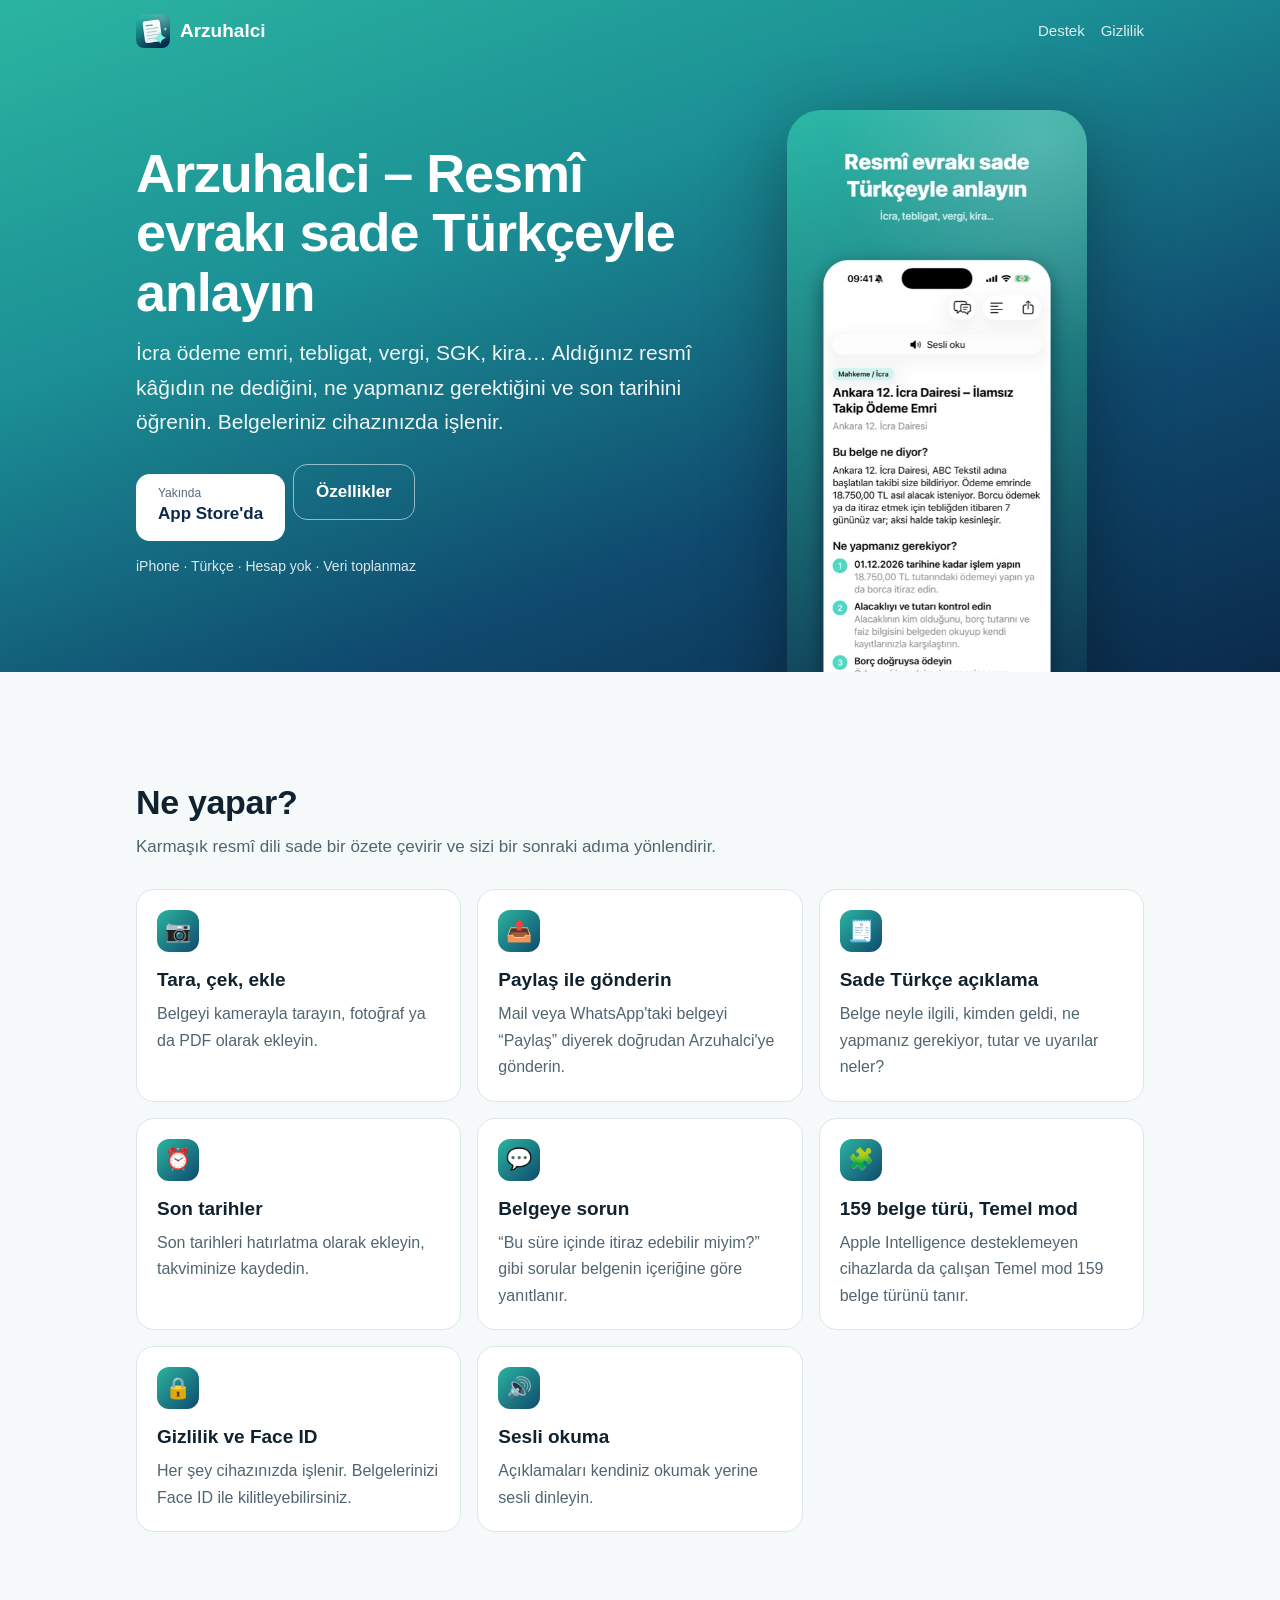
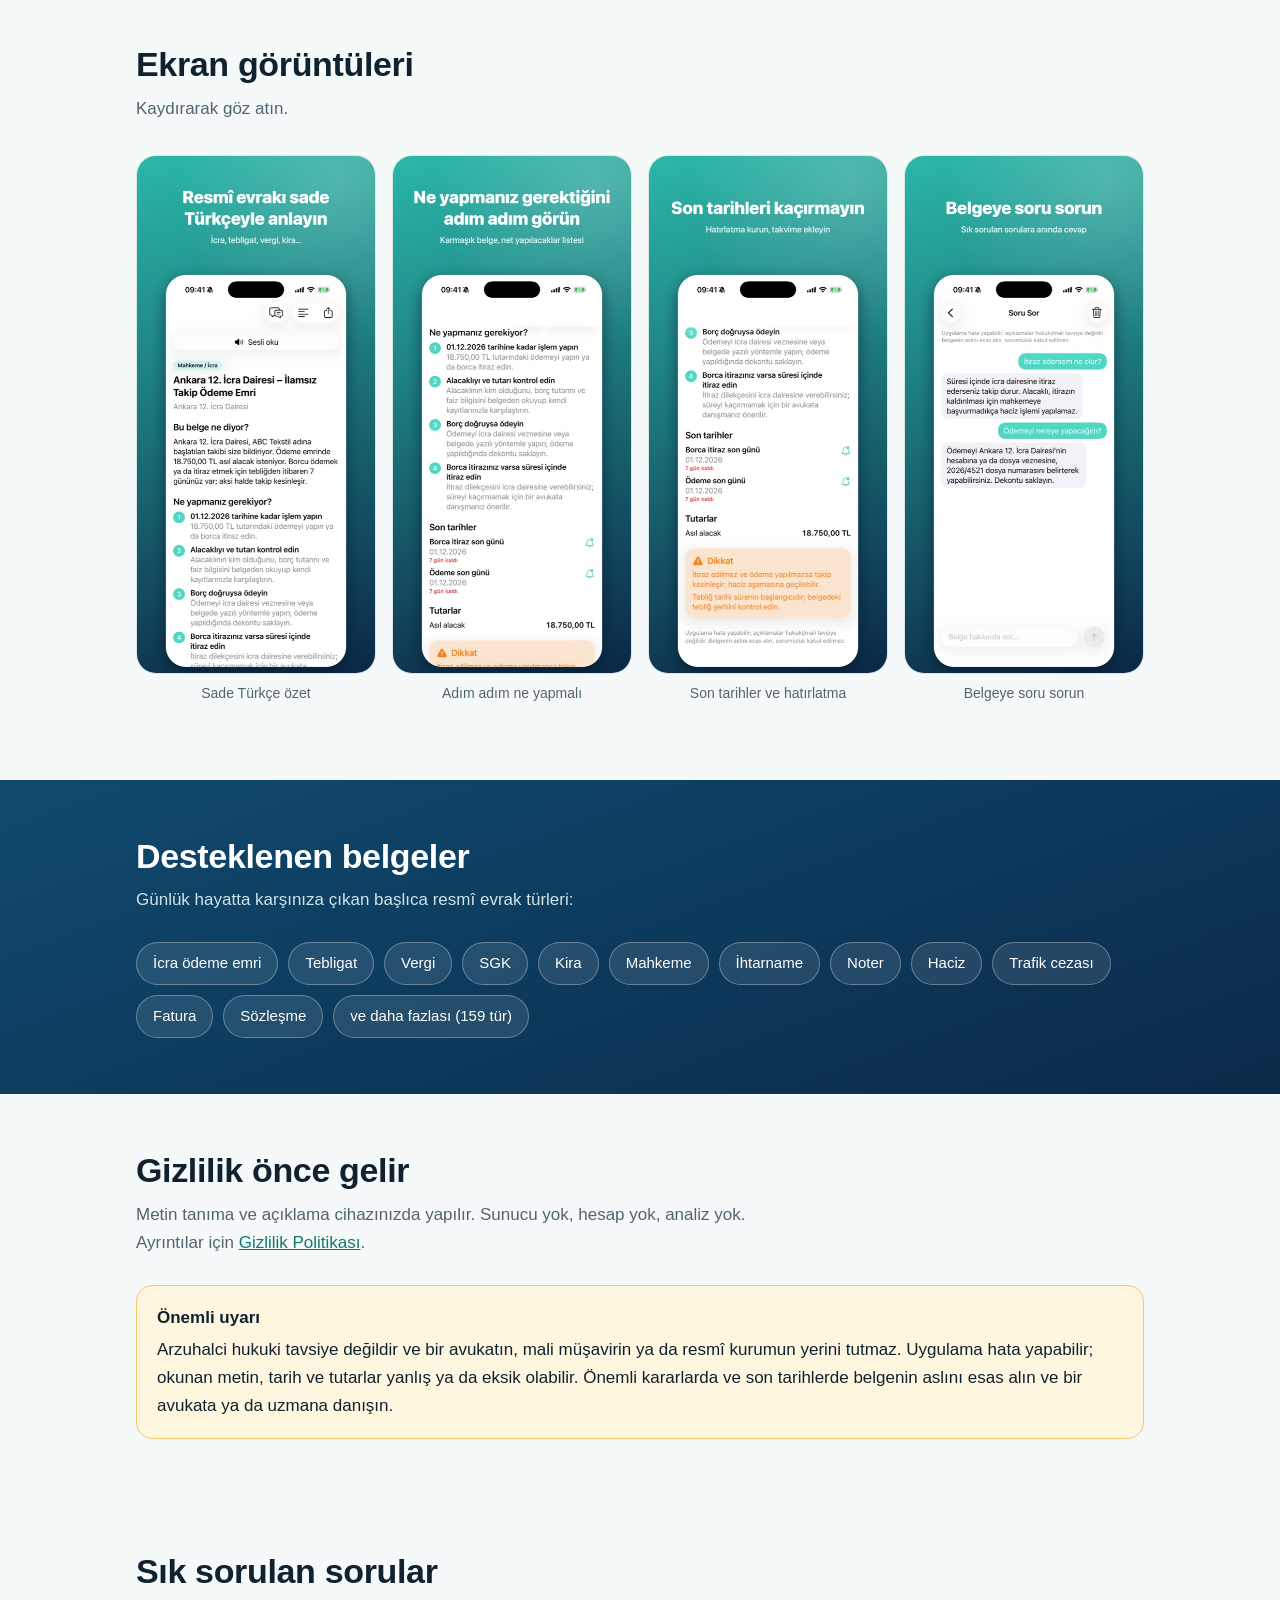
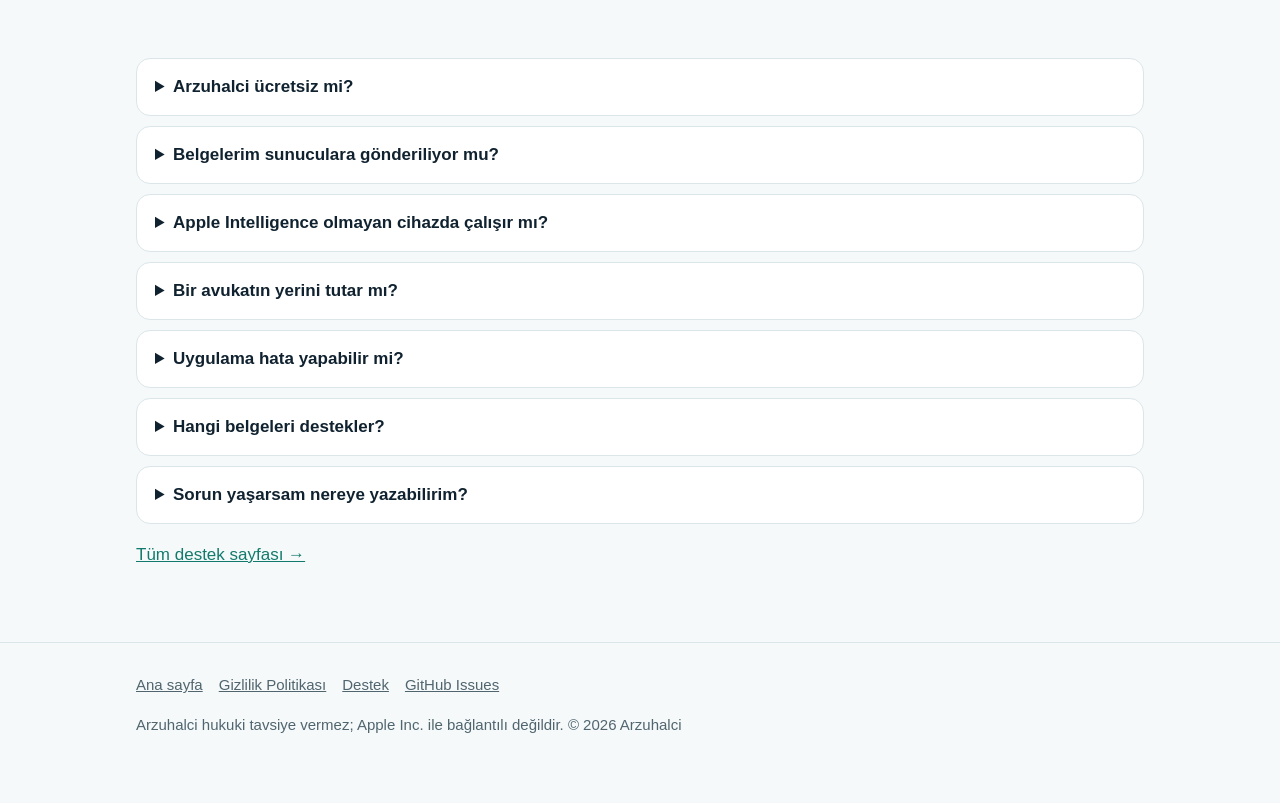
<file: index.html>
<!doctype html>
<html lang="tr">
<head>
<meta charset="utf-8">
<meta name="viewport" content="width=device-width, initial-scale=1">
<title>Arzuhalci: İcra ödeme emri, tebligat ve resmi evrakı sade Türkçeyle anlayın</title>
<meta name="description" content="Arzuhalci; icra ödeme emri, tebligat, vergi, SGK ve kira gibi resmi evrakın ne dediğini, ne yapmanız gerektiğini ve son tarihini sade Türkçeyle açıklar. Cihazınızda çalışır.">
<link rel="canonical" href="https://bagsiz.github.io/arzuhalci-site/">
<link rel="icon" href="favicon.png" type="image/png">
<link rel="apple-touch-icon" href="apple-touch-icon.png">
<meta name="robots" content="index, follow">
<meta name="theme-color" content="#0b2a4a">
<meta name="color-scheme" content="light dark">
<meta property="og:type" content="website">
<meta property="og:site_name" content="Arzuhalci">
<meta property="og:locale" content="tr_TR">
<meta property="og:url" content="https://bagsiz.github.io/arzuhalci-site/">
<meta property="og:title" content="Arzuhalci: İcra ödeme emri, tebligat ve resmi evrakı sade Türkçeyle anlayın">
<meta property="og:description" content="Arzuhalci; icra ödeme emri, tebligat, vergi, SGK ve kira gibi resmi evrakın ne dediğini, ne yapmanız gerektiğini ve son tarihini sade Türkçeyle açıklar. Cihazınızda çalışır.">
<meta property="og:image" content="https://bagsiz.github.io/arzuhalci-site/assets/01-sade-turkce.jpg">
<meta property="og:image:width" content="460">
<meta property="og:image:height" content="1000">
<meta property="og:image:alt" content="Arzuhalci ekran görüntüsü: icra ödeme emri sade Türkçeyle açıklanıyor">
<meta name="twitter:card" content="summary_large_image">
<meta name="twitter:title" content="Arzuhalci: İcra ödeme emri, tebligat ve resmi evrakı sade Türkçeyle anlayın">
<meta name="twitter:description" content="Arzuhalci; icra ödeme emri, tebligat, vergi, SGK ve kira gibi resmi evrakın ne dediğini, ne yapmanız gerektiğini ve son tarihini sade Türkçeyle açıklar. Cihazınızda çalışır.">
<meta name="twitter:image" content="https://bagsiz.github.io/arzuhalci-site/assets/01-sade-turkce.jpg">
<meta name="twitter:image:alt" content="Arzuhalci ekran görüntüsü">
<!-- TODO: App Store yayınlanınca app id ile aç:
<meta name="apple-itunes-app" content="app-id=XXXXXXXXXX">
-->
<script type="application/ld+json">
{
 "@context": "https://schema.org",
 "@type": "SoftwareApplication",
 "name": "Arzuhalci",
 "alternateName": "Arzuhalci: Resmi Evrak Çözücü",
 "description": "İcra ödeme emri, tebligat, vergi, SGK ve kira gibi resmî evrakı sade Türkçeyle açıklayan iPhone uygulaması. Belgeler cihazda işlenir.",
 "url": "https://bagsiz.github.io/arzuhalci-site/",
 "image": "https://bagsiz.github.io/arzuhalci-site/assets/icon.png",
 "screenshot": [
  "https://bagsiz.github.io/arzuhalci-site/assets/01-sade-turkce.jpg",
  "https://bagsiz.github.io/arzuhalci-site/assets/02-adim-adim.jpg",
  "https://bagsiz.github.io/arzuhalci-site/assets/03-son-tarihler.jpg",
  "https://bagsiz.github.io/arzuhalci-site/assets/04-belgeye-sor.jpg",
  "https://bagsiz.github.io/arzuhalci-site/assets/05-tara.jpg",
  "https://bagsiz.github.io/arzuhalci-site/assets/06-gizlilik.jpg"
 ],
 "operatingSystem": "iOS",
 "applicationCategory": "UtilitiesApplication",
 "inLanguage": "tr",
 "publisher": {
  "@type": "Organization",
  "name": "Arzuhalci",
  "url": "https://bagsiz.github.io/arzuhalci-site/"
 }
}
</script>
<link rel="stylesheet" href="assets/site.css">
</head>
<body>
<header class="hero"><nav><a class="brand" href="index.html"><img src="assets/icon.png" alt="" width="34" height="34">Arzuhalci</a><span class="sp"></span><a class="l" href="destek.html">Destek</a><a class="l" href="gizlilik.html">Gizlilik</a></nav><div class="hero-in"><div class="hero-copy"><h1>Arzuhalci – Resmî evrakı sade Türkçeyle anlayın</h1><p class="lead">İcra ödeme emri, tebligat, vergi, SGK, kira… Aldığınız resmî kâğıdın ne dediğini, ne yapmanız gerektiğini ve son tarihini öğrenin. Belgeleriniz cihazınızda işlenir.</p><!-- TODO: App Store yayınlanınca "#" yerine gerçek bağlantıyı koyun -->
<a class="btn" href="#" aria-disabled="true"><span><small>Yakında</small>App Store'da</span></a><a class="btn ghost" href="#ozellikler">Özellikler</a><p class="badges">iPhone · Türkçe · Hesap yok · Veri toplanmaz</p></div><img class="shot" src="assets/01-sade-turkce.jpg" alt="Arzuhalci ekranı: icra ödeme emri sade Türkçeyle açıklanıyor" width="460" height="1000" fetchpriority="high"></div></header>
<main>
<section id="ozellikler" class="after-hero"><div class="wrap"><h2>Ne yapar?</h2><p class="sub">Karmaşık resmî dili sade bir özete çevirir ve sizi bir sonraki adıma yönlendirir.</p><div class="grid"><div class="card"><div class="ic" aria-hidden="true">📷</div><h3>Tara, çek, ekle</h3><p>Belgeyi kamerayla tarayın, fotoğraf ya da PDF olarak ekleyin.</p></div><div class="card"><div class="ic" aria-hidden="true">📤</div><h3>Paylaş ile gönderin</h3><p>Mail veya WhatsApp'taki belgeyi “Paylaş” diyerek doğrudan Arzuhalci'ye gönderin.</p></div><div class="card"><div class="ic" aria-hidden="true">🧾</div><h3>Sade Türkçe açıklama</h3><p>Belge neyle ilgili, kimden geldi, ne yapmanız gerekiyor, tutar ve uyarılar neler?</p></div><div class="card"><div class="ic" aria-hidden="true">⏰</div><h3>Son tarihler</h3><p>Son tarihleri hatırlatma olarak ekleyin, takviminize kaydedin.</p></div><div class="card"><div class="ic" aria-hidden="true">💬</div><h3>Belgeye sorun</h3><p>“Bu süre içinde itiraz edebilir miyim?” gibi sorular belgenin içeriğine göre yanıtlanır.</p></div><div class="card"><div class="ic" aria-hidden="true">🧩</div><h3>159 belge türü, Temel mod</h3><p>Apple Intelligence desteklemeyen cihazlarda da çalışan Temel mod 159 belge türünü tanır.</p></div><div class="card"><div class="ic" aria-hidden="true">🔒</div><h3>Gizlilik ve Face ID</h3><p>Her şey cihazınızda işlenir. Belgelerinizi Face ID ile kilitleyebilirsiniz.</p></div><div class="card"><div class="ic" aria-hidden="true">🔊</div><h3>Sesli okuma</h3><p>Açıklamaları kendiniz okumak yerine sesli dinleyin.</p></div></div></div></section>
<section><div class="wrap"><h2>Ekran görüntüleri</h2><p class="sub">Kaydırarak göz atın.</p><div class="gallery"><figure><img src="assets/01-sade-turkce.jpg" alt="Arzuhalci ekran görüntüsü: Sade Türkçe özet" width="460" height="1000" loading="lazy" decoding="async"><figcaption>Sade Türkçe özet</figcaption></figure><figure><img src="assets/02-adim-adim.jpg" alt="Arzuhalci ekran görüntüsü: Adım adım ne yapmalı" width="460" height="1000" loading="lazy" decoding="async"><figcaption>Adım adım ne yapmalı</figcaption></figure><figure><img src="assets/03-son-tarihler.jpg" alt="Arzuhalci ekran görüntüsü: Son tarihler ve hatırlatma" width="460" height="1000" loading="lazy" decoding="async"><figcaption>Son tarihler ve hatırlatma</figcaption></figure><figure><img src="assets/04-belgeye-sor.jpg" alt="Arzuhalci ekran görüntüsü: Belgeye soru sorun" width="460" height="1000" loading="lazy" decoding="async"><figcaption>Belgeye soru sorun</figcaption></figure><figure><img src="assets/05-tara.jpg" alt="Arzuhalci ekran görüntüsü: Tara, çek ya da paylaş" width="460" height="1000" loading="lazy" decoding="async"><figcaption>Tara, çek ya da paylaş</figcaption></figure><figure><img src="assets/06-gizlilik.jpg" alt="Arzuhalci ekran görüntüsü: Cihazınızda, gizli" width="460" height="1000" loading="lazy" decoding="async"><figcaption>Cihazınızda, gizli</figcaption></figure></div></div></section>
<section class="band"><div class="wrap"><h2>Desteklenen belgeler</h2><p class="sub">Günlük hayatta karşınıza çıkan başlıca resmî evrak türleri:</p><ul class="chips" style="--card:rgba(255,255,255,.1);--line:rgba(255,255,255,.3)"><li style='color:#fff'>İcra ödeme emri</li><li style='color:#fff'>Tebligat</li><li style='color:#fff'>Vergi</li><li style='color:#fff'>SGK</li><li style='color:#fff'>Kira</li><li style='color:#fff'>Mahkeme</li><li style='color:#fff'>İhtarname</li><li style='color:#fff'>Noter</li><li style='color:#fff'>Haciz</li><li style='color:#fff'>Trafik cezası</li><li style='color:#fff'>Fatura</li><li style='color:#fff'>Sözleşme</li><li style="color:#fff">ve daha fazlası (159 tür)</li></ul></div></section>
<section><div class="wrap"><h2>Gizlilik önce gelir</h2><p class="sub">Metin tanıma ve açıklama cihazınızda yapılır. Sunucu yok, hesap yok, analiz yok. Ayrıntılar için <a href="gizlilik.html">Gizlilik Politikası</a>.</p>
<div class="disc" role="note"><strong>Önemli uyarı</strong>Arzuhalci hukuki tavsiye değildir ve bir avukatın, mali müşavirin ya da resmî kurumun yerini tutmaz. Uygulama hata yapabilir; okunan metin, tarih ve tutarlar yanlış ya da eksik olabilir. Önemli kararlarda ve son tarihlerde belgenin aslını esas alın ve bir avukata ya da uzmana danışın.</div></div></section>
<section><div class="wrap"><h2>Sık sorulan sorular</h2><p class="sub">&nbsp;</p><details><summary>Arzuhalci ücretsiz mi?</summary><p>Fiyat ve satın alma bilgisi uygulama App Store'da yayımlandığında sayfada belirtilecektir.</p></details><details><summary>Belgelerim sunuculara gönderiliyor mu?</summary><p>Hayır. Metin tanıma (Vision) ve açıklama (Apple Foundation Models) tamamen cihazınızda çalışır. Sunucu, hesap, analiz ya da takip yoktur.</p></details><details><summary>Apple Intelligence olmayan cihazda çalışır mı?</summary><p>Evet. Temel mod 159 belge türünü tanır ve Apple Intelligence desteklemeyen cihazlarda da çalışır.</p></details><details><summary>Bir avukatın yerini tutar mı?</summary><p>Hayır. Arzuhalci hukuki tavsiye değildir; avukat, mali müşavir ya da resmî kurumun yerini tutmaz.</p></details><details><summary>Uygulama hata yapabilir mi?</summary><p>Evet. Okunan metin, tarih ve tutarlar yanlış ya da eksik olabilir. Önemli kararlarda belgenin aslını esas alın.</p></details><details><summary>Hangi belgeleri destekler?</summary><p>İcra ödeme emri, tebligat, vergi, SGK, kira, mahkeme, ihtarname gibi birçok resmî belgeyi.</p></details><details><summary>Sorun yaşarsam nereye yazabilirim?</summary><p>Destek sayfasındaki GitHub Issues bağlantısından bize ulaşabilirsiniz.</p></details><p><a href="destek.html">Tüm destek sayfası →</a></p></div></section>
</main>
<footer><div class="wrap"><a href="index.html">Ana sayfa</a><a href="gizlilik.html">Gizlilik Politikası</a><a href="destek.html">Destek</a><a href="https://github.com/bagsiz/arzuhalci-site/issues" rel="noopener">GitHub Issues</a><p>Arzuhalci hukuki tavsiye vermez; Apple Inc. ile bağlantılı değildir. © 2026 Arzuhalci</p></div></footer>
</body>
</html>
</file>
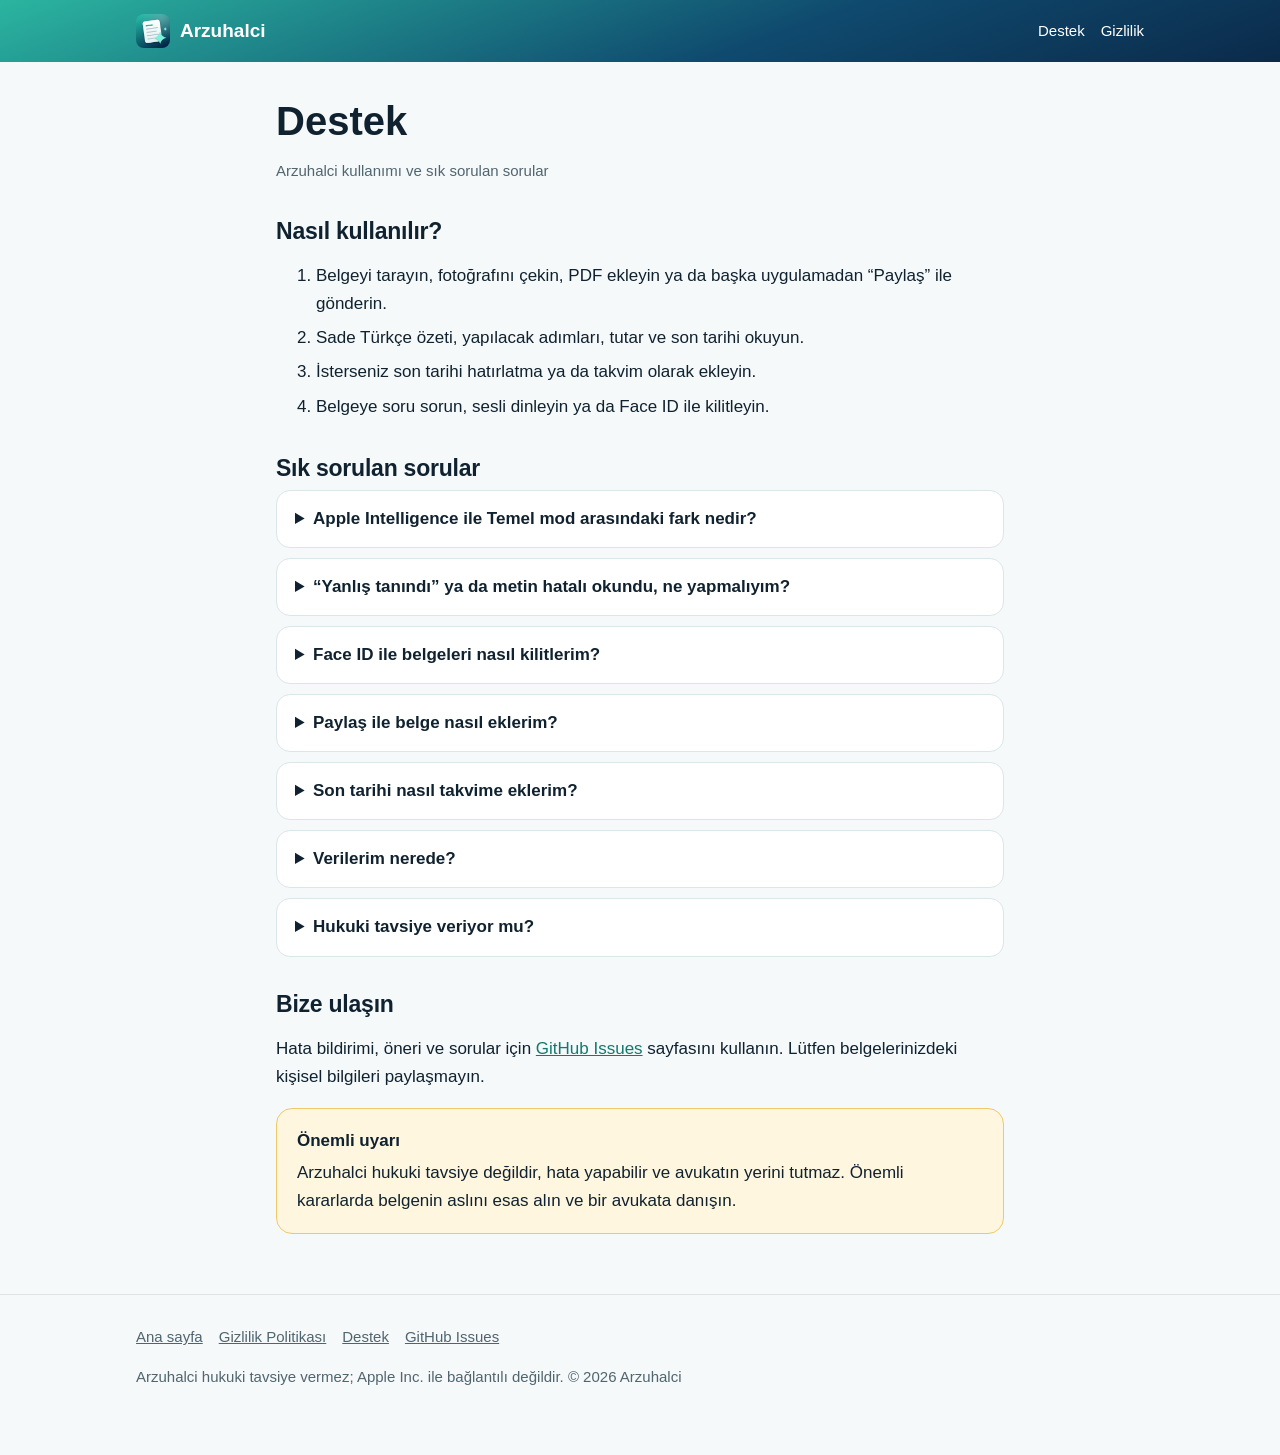
<file: destek.html>
<!doctype html>
<html lang="tr">
<head>
<meta charset="utf-8">
<meta name="viewport" content="width=device-width, initial-scale=1">
<title>Destek – Arzuhalci</title>
<meta name="description" content="Arzuhalci destek sayfası: nasıl kullanılır, Apple Intelligence ve Temel mod, Face ID, Paylaş ve iletişim.">
<link rel="canonical" href="https://bagsiz.github.io/arzuhalci-site/destek.html">
<link rel="icon" href="favicon.png" type="image/png">
<link rel="apple-touch-icon" href="apple-touch-icon.png">
<meta name="robots" content="index, follow">
<meta name="theme-color" content="#0b2a4a">
<meta name="color-scheme" content="light dark">
<link rel="stylesheet" href="assets/site.css">
</head>
<body><div class="top"><nav><a class="brand" href="index.html"><img src="assets/icon.png" alt="" width="34" height="34">Arzuhalci</a><span class="sp"></span><a class="l" href="destek.html">Destek</a><a class="l" href="gizlilik.html">Gizlilik</a></nav></div>
<main class="doc"><h1>Destek</h1><p class="meta">Arzuhalci kullanımı ve sık sorulan sorular</p>
<h2>Nasıl kullanılır?</h2><ol><li>Belgeyi tarayın, fotoğrafını çekin, PDF ekleyin ya da başka uygulamadan “Paylaş” ile gönderin.</li><li>Sade Türkçe özeti, yapılacak adımları, tutar ve son tarihi okuyun.</li><li>İsterseniz son tarihi hatırlatma ya da takvim olarak ekleyin.</li><li>Belgeye soru sorun, sesli dinleyin ya da Face ID ile kilitleyin.</li></ol>
<h2>Sık sorulan sorular</h2><details><summary>Apple Intelligence ile Temel mod arasındaki fark nedir?</summary><p>Apple Intelligence destekleyen cihazlarda açıklamalar ve belge soruları cihazdaki Apple modeliyle üretilir. Desteklemeyen cihazlarda Temel mod devreye girer: 159 belge türünü tanır ve özet ile yapılacak adımları sunar; serbest soru-cevap sınırlı olabilir. İkisi de cihazda çalışır.</p></details><details><summary>“Yanlış tanındı” ya da metin hatalı okundu, ne yapmalıyım?</summary><p>Belgeyi daha iyi ışıkta, düz ve tüm sayfa görünecek şekilde yeniden tarayın veya PDF kullanın. Okunan metin, tarih ve tutarları her zaman belgenin aslıyla karşılaştırın. Sorun sürerse GitHub Issues'a, kişisel bilgi içermeyen bir örnekle yazın.</p></details><details><summary>Face ID ile belgeleri nasıl kilitlerim?</summary><p>Uygulamanın ayarlarında kilidi açın. Doğrulamayı iOS yapar; Face ID verisi cihazdan çıkmaz. Face ID kullanılamazsa cihaz parolası istenebilir.</p></details><details><summary>Paylaş ile belge nasıl eklerim?</summary><p>Mail, WhatsApp ya da Dosyalar'da belgeyi açın, Paylaş simgesine dokunun ve Arzuhalci'yi seçin. Belge cihazınızda işlenir.</p></details><details><summary>Son tarihi nasıl takvime eklerim?</summary><p>Belge sonucunda tarih satırından hatırlatma ekleyin ya da takvime kaydedin. İzin vermeniz gerekir; istediğiniz zaman Ayarlar'dan kapatabilirsiniz.</p></details><details><summary>Verilerim nerede?</summary><p>Yalnızca cihazınızda, uygulamanın yerel depolamasında. Uygulamayı silerseniz hepsi silinir. Bkz. Gizlilik Politikası.</p></details><details><summary>Hukuki tavsiye veriyor mu?</summary><p>Hayır. Arzuhalci hata yapabilir ve avukatın yerini tutmaz. Önemli kararlarda bir avukata danışın.</p></details>
<h2>Bize ulaşın</h2><p>Hata bildirimi, öneri ve sorular için <a href="https://github.com/bagsiz/arzuhalci-site/issues" rel="noopener">GitHub Issues</a> sayfasını kullanın. Lütfen belgelerinizdeki kişisel bilgileri paylaşmayın.</p>
<div class="disc" role="note"><strong>Önemli uyarı</strong>Arzuhalci hukuki tavsiye değildir, hata yapabilir ve avukatın yerini tutmaz. Önemli kararlarda belgenin aslını esas alın ve bir avukata danışın.</div></main><footer><div class="wrap"><a href="index.html">Ana sayfa</a><a href="gizlilik.html">Gizlilik Politikası</a><a href="destek.html">Destek</a><a href="https://github.com/bagsiz/arzuhalci-site/issues" rel="noopener">GitHub Issues</a><p>Arzuhalci hukuki tavsiye vermez; Apple Inc. ile bağlantılı değildir. © 2026 Arzuhalci</p></div></footer></body></html>
</file>
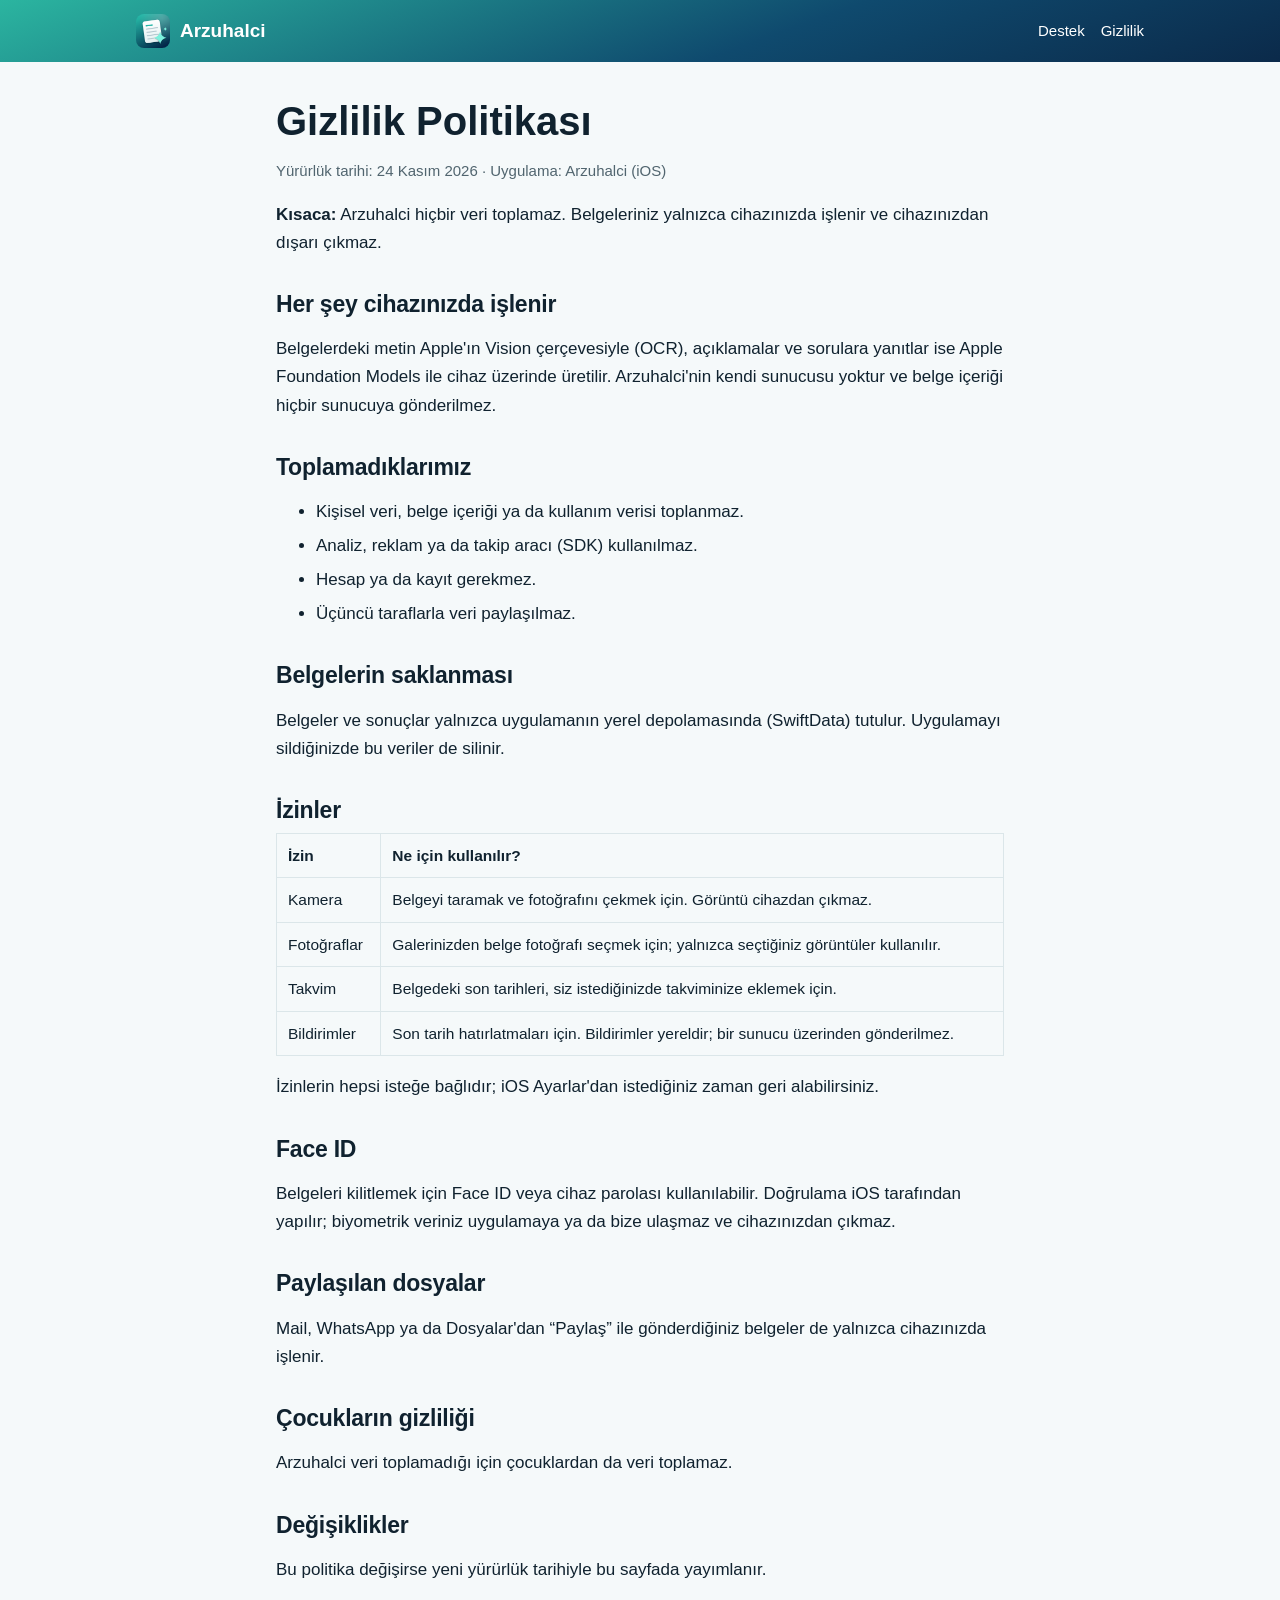
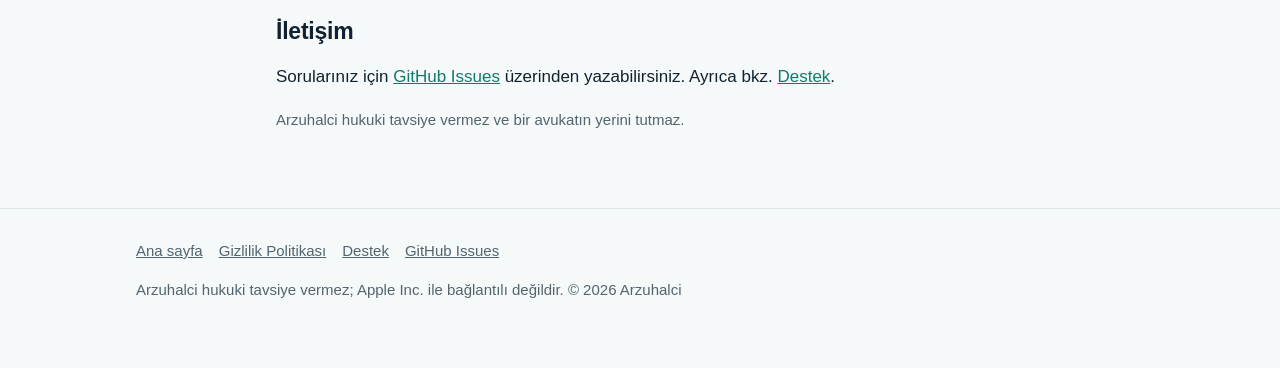
<file: gizlilik.html>
<!doctype html>
<html lang="tr">
<head>
<meta charset="utf-8">
<meta name="viewport" content="width=device-width, initial-scale=1">
<title>Gizlilik Politikası – Arzuhalci</title>
<meta name="description" content="Arzuhalci gizlilik politikası: belgeler cihazınızda işlenir, veri toplanmaz, sunucu, analiz, takip ve hesap yoktur.">
<link rel="canonical" href="https://bagsiz.github.io/arzuhalci-site/gizlilik.html">
<link rel="icon" href="favicon.png" type="image/png">
<link rel="apple-touch-icon" href="apple-touch-icon.png">
<meta name="robots" content="index, follow">
<meta name="theme-color" content="#0b2a4a">
<meta name="color-scheme" content="light dark">
<link rel="stylesheet" href="assets/site.css">
</head>
<body><div class="top"><nav><a class="brand" href="index.html"><img src="assets/icon.png" alt="" width="34" height="34">Arzuhalci</a><span class="sp"></span><a class="l" href="destek.html">Destek</a><a class="l" href="gizlilik.html">Gizlilik</a></nav></div>
<main class="doc"><h1>Gizlilik Politikası</h1><p class="meta">Yürürlük tarihi: 24 Kasım 2026 · Uygulama: Arzuhalci (iOS)</p>
<p><strong>Kısaca:</strong> Arzuhalci hiçbir veri toplamaz. Belgeleriniz yalnızca cihazınızda işlenir ve cihazınızdan dışarı çıkmaz.</p>
<h2>Her şey cihazınızda işlenir</h2><p>Belgelerdeki metin Apple'ın Vision çerçevesiyle (OCR), açıklamalar ve sorulara yanıtlar ise Apple Foundation Models ile cihaz üzerinde üretilir. Arzuhalci'nin kendi sunucusu yoktur ve belge içeriği hiçbir sunucuya gönderilmez.</p>
<h2>Toplamadıklarımız</h2><ul><li>Kişisel veri, belge içeriği ya da kullanım verisi toplanmaz.</li><li>Analiz, reklam ya da takip aracı (SDK) kullanılmaz.</li><li>Hesap ya da kayıt gerekmez.</li><li>Üçüncü taraflarla veri paylaşılmaz.</li></ul>
<h2>Belgelerin saklanması</h2><p>Belgeler ve sonuçlar yalnızca uygulamanın yerel depolamasında (SwiftData) tutulur. Uygulamayı sildiğinizde bu veriler de silinir.</p>
<h2>İzinler</h2><table><tr><th>İzin</th><th>Ne için kullanılır?</th></tr><tr><td>Kamera</td><td>Belgeyi taramak ve fotoğrafını çekmek için. Görüntü cihazdan çıkmaz.</td></tr><tr><td>Fotoğraflar</td><td>Galerinizden belge fotoğrafı seçmek için; yalnızca seçtiğiniz görüntüler kullanılır.</td></tr><tr><td>Takvim</td><td>Belgedeki son tarihleri, siz istediğinizde takviminize eklemek için.</td></tr><tr><td>Bildirimler</td><td>Son tarih hatırlatmaları için. Bildirimler yereldir; bir sunucu üzerinden gönderilmez.</td></tr></table>
<p>İzinlerin hepsi isteğe bağlıdır; iOS Ayarlar'dan istediğiniz zaman geri alabilirsiniz.</p>
<h2>Face ID</h2><p>Belgeleri kilitlemek için Face ID veya cihaz parolası kullanılabilir. Doğrulama iOS tarafından yapılır; biyometrik veriniz uygulamaya ya da bize ulaşmaz ve cihazınızdan çıkmaz.</p>
<h2>Paylaşılan dosyalar</h2><p>Mail, WhatsApp ya da Dosyalar'dan “Paylaş” ile gönderdiğiniz belgeler de yalnızca cihazınızda işlenir.</p>
<h2>Çocukların gizliliği</h2><p>Arzuhalci veri toplamadığı için çocuklardan da veri toplamaz.</p>
<h2>Değişiklikler</h2><p>Bu politika değişirse yeni yürürlük tarihiyle bu sayfada yayımlanır.</p>
<h2>İletişim</h2><p>Sorularınız için <a href="https://github.com/bagsiz/arzuhalci-site/issues" rel="noopener">GitHub Issues</a> üzerinden yazabilirsiniz. Ayrıca bkz. <a href="destek.html">Destek</a>.</p>
<p class="meta">Arzuhalci hukuki tavsiye vermez ve bir avukatın yerini tutmaz.</p></main><footer><div class="wrap"><a href="index.html">Ana sayfa</a><a href="gizlilik.html">Gizlilik Politikası</a><a href="destek.html">Destek</a><a href="https://github.com/bagsiz/arzuhalci-site/issues" rel="noopener">GitHub Issues</a><p>Arzuhalci hukuki tavsiye vermez; Apple Inc. ile bağlantılı değildir. © 2026 Arzuhalci</p></div></footer></body></html>
</file>
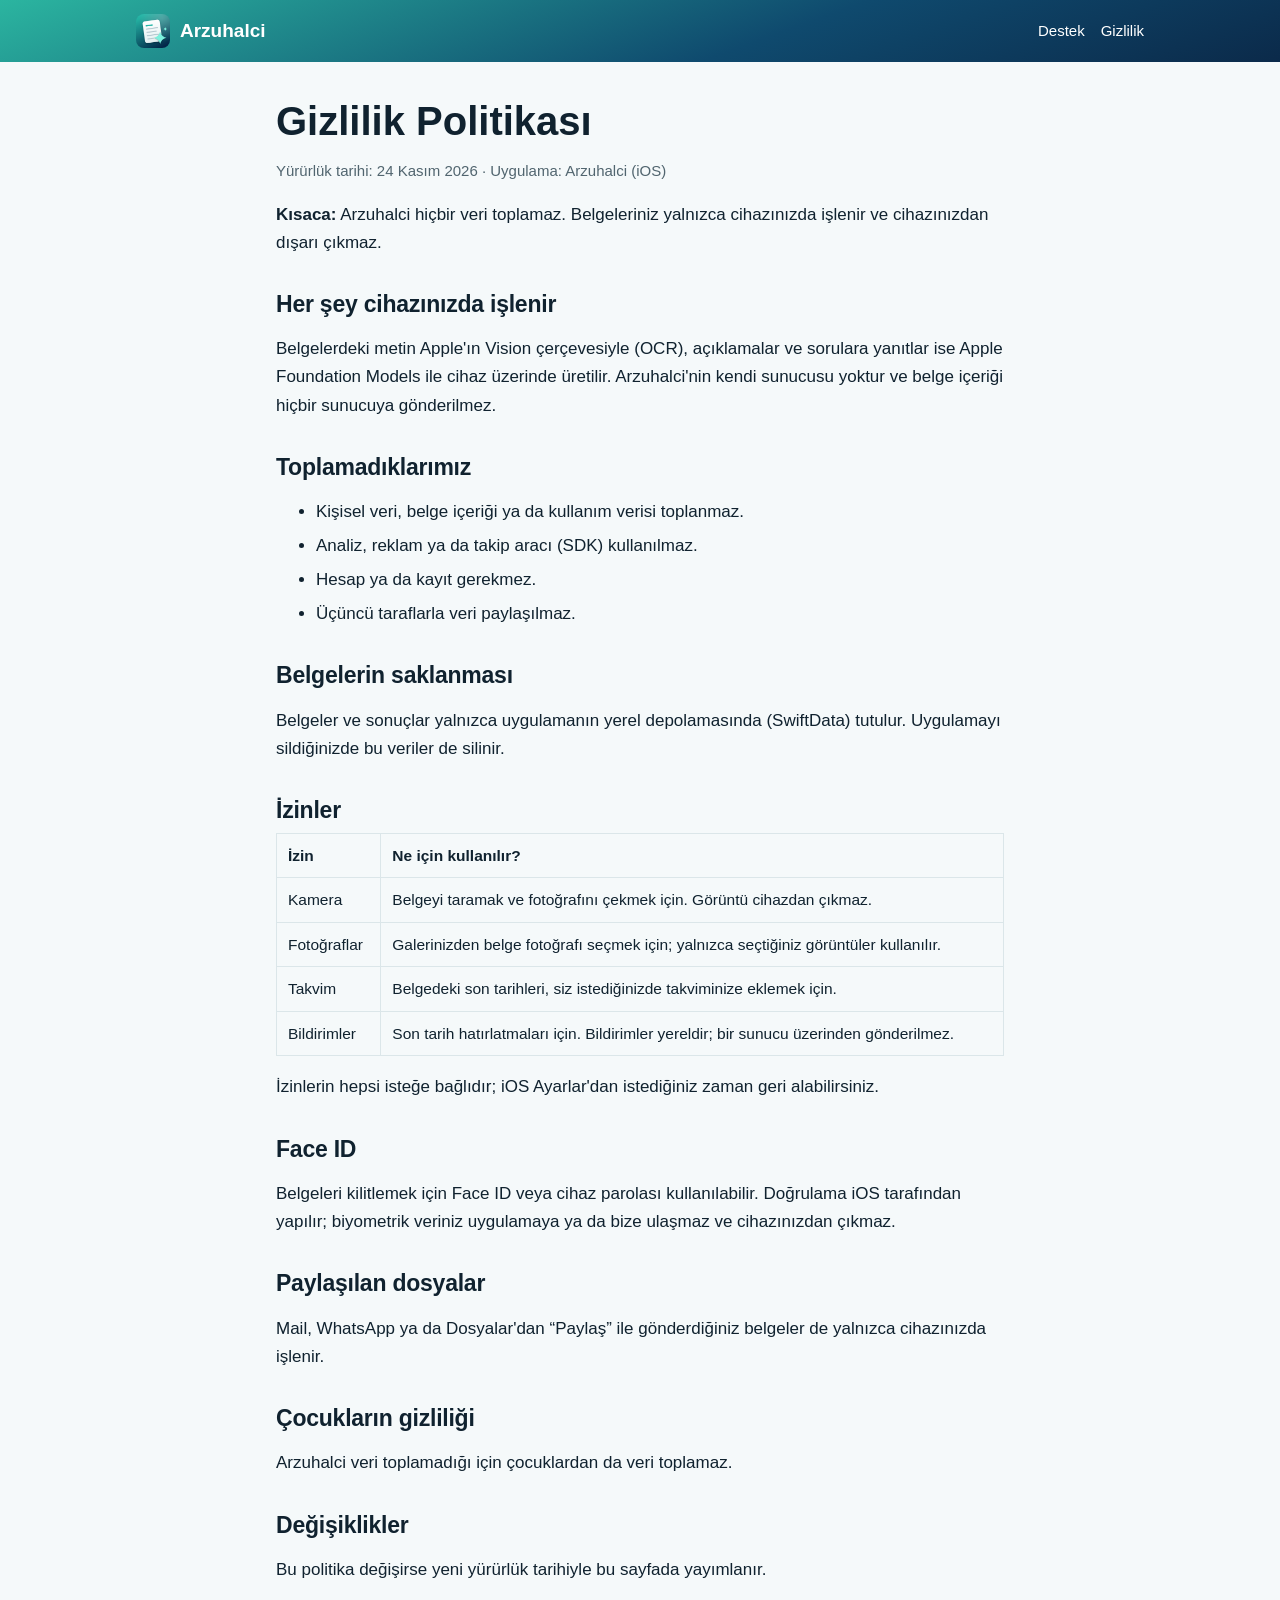
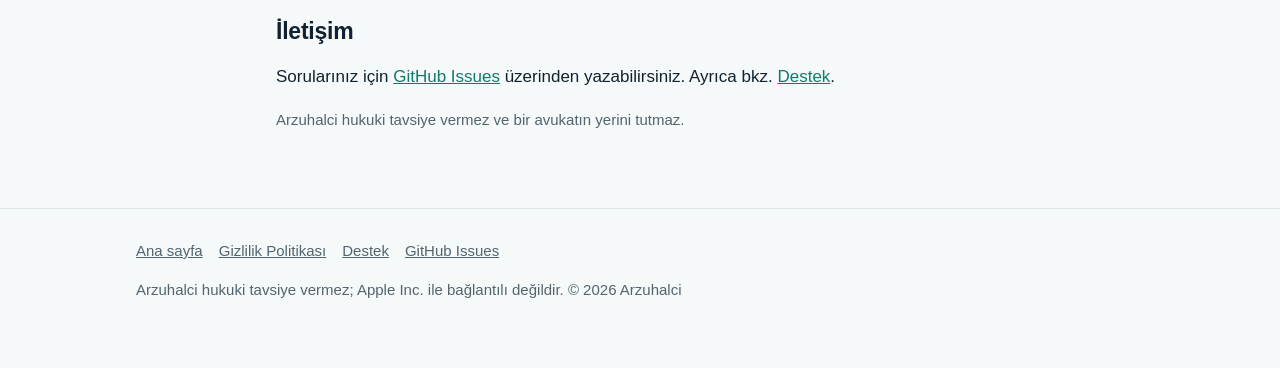
<file: privacy.html>
<!doctype html>
<html lang="tr"><head><meta charset="utf-8"><title>Gizlilik Politikası – Arzuhalci</title>
<meta http-equiv="refresh" content="0; url=gizlilik.html"><link rel="canonical" href="https://bagsiz.github.io/arzuhalci-site/gizlilik.html"><meta name="robots" content="noindex">
</head><body><p><a href="gizlilik.html">Gizlilik Politikası'na gidin</a></p></body></html>
</file>
<file: assets/site.css>
:root{--teal:#2bb5a0;--teal-d:#168a7a;--navy:#0b2a4a;--bg:#f5f9fa;--card:#fff;--text:#10222f;--muted:#51656f;--line:#dbe6e9;--accent:#127a6c;--warn-bg:#fff6e0;--warn-line:#f0c869;--max:1040px}
@media(prefers-color-scheme:dark){:root{--bg:#07131f;--card:#0e2233;--text:#e8f1f4;--muted:#9bb0ba;--line:#1d3547;--accent:#58d3c0;--warn-bg:#2a2210;--warn-line:#7a6320}}
*{box-sizing:border-box}html{scroll-behavior:smooth}
body{margin:0;background:var(--bg);color:var(--text);font:17px/1.65 -apple-system,BlinkMacSystemFont,"SF Pro Text","Segoe UI",Roboto,Helvetica,Arial,sans-serif;-webkit-text-size-adjust:100%}
a{color:var(--accent)}img{max-width:100%;height:auto}
.wrap{max-width:var(--max);margin:0 auto;padding:0 16px}
nav{display:flex;align-items:center;gap:16px;max-width:var(--max);margin:0 auto;padding:14px 16px}
nav .brand{display:flex;align-items:center;gap:10px;font-weight:700;text-decoration:none;color:inherit;font-size:19px}
nav .brand img{border-radius:8px}nav .sp{flex:1}
nav a.l{text-decoration:none;color:var(--muted);font-size:15px}nav a.l:hover{color:var(--accent)}
.hero{background:linear-gradient(160deg,#2bb5a0 0%,#1b8f95 35%,#0f4a6e 70%,#0b2a4a 100%);color:#fff;overflow:hidden}
.hero nav a,.hero nav a.l{color:#fff}.hero nav a.l{opacity:.85}
.hero-in{max-width:var(--max);margin:0 auto;padding:24px 16px 0;display:grid;gap:32px;align-items:end}
.hero h1{font-size:clamp(32px,7vw,54px);line-height:1.1;margin:8px 0 14px;letter-spacing:-.02em}
.hero p.lead{font-size:clamp(18px,3.5vw,21px);opacity:.93;margin:0 0 24px;max-width:34em}
.hero .shot{justify-self:center;width:min(300px,78%);margin-bottom:-60px;filter:drop-shadow(0 20px 40px rgba(0,0,0,.35));border-radius:34px}
.hero-copy{padding-bottom:40px}
@media(min-width:820px){.hero-in{grid-template-columns:1.15fr .85fr;padding-top:48px}.hero .shot{margin-bottom:-90px;width:300px}.hero-copy{padding-bottom:80px}}
.btn{display:inline-flex;align-items:center;gap:10px;background:#fff;color:#0b2a4a;font-weight:700;text-decoration:none;padding:13px 22px;border-radius:14px}
.btn:hover{transform:translateY(-1px)}.btn small{display:block;font-weight:500;font-size:12px;opacity:.7;line-height:1.1}
.btn.ghost{background:transparent;color:#fff;border:1px solid rgba(255,255,255,.55);margin-left:8px}
.badges{margin-top:14px;font-size:14px;opacity:.85}
section{padding:56px 0}section.after-hero{padding-top:110px}
h2{font-size:clamp(25px,5vw,34px);line-height:1.2;margin:0 0 10px;letter-spacing:-.01em}
h3{font-size:19px;margin:0 0 6px}
.sub{color:var(--muted);margin:0 0 28px;max-width:40em}
.grid{display:grid;gap:16px;grid-template-columns:repeat(auto-fit,minmax(250px,1fr))}
.card{background:var(--card);border:1px solid var(--line);border-radius:18px;padding:20px}
.card p{margin:0;color:var(--muted);font-size:16px}
.ic{width:42px;height:42px;border-radius:12px;background:linear-gradient(135deg,var(--teal),#0f4a6e);color:#fff;display:grid;place-items:center;font-size:21px;margin-bottom:12px}
.gallery{display:flex;gap:16px;overflow-x:auto;scroll-snap-type:x mandatory;padding:4px 16px 18px;margin:0 -16px}
.gallery figure{margin:0;flex:0 0 min(240px,68vw);scroll-snap-align:center}
.gallery img{width:100%;border-radius:20px;border:1px solid var(--line);display:block}
.gallery figcaption{font-size:14px;color:var(--muted);text-align:center;margin-top:8px}
.chips{display:flex;flex-wrap:wrap;gap:10px;padding:0;list-style:none;margin:0}
.chips li{background:var(--card);border:1px solid var(--line);border-radius:999px;padding:8px 16px;font-size:15px}
details{background:var(--card);border:1px solid var(--line);border-radius:14px;padding:14px 18px;margin-bottom:10px}
summary{cursor:pointer;font-weight:600}details p{margin:10px 0 0;color:var(--muted)}
.disc{background:var(--warn-bg);border:1px solid var(--warn-line);border-radius:16px;padding:18px 20px}
.disc strong{display:block;margin-bottom:4px}
.band{background:linear-gradient(160deg,#0f4a6e,#0b2a4a);color:#fff}.band h2,.band p{color:#fff}.band .sub{color:#cfe3ea}
footer{border-top:1px solid var(--line);padding:30px 0 50px;color:var(--muted);font-size:15px}
footer a{color:var(--muted);margin-right:16px}
.doc{max-width:760px;margin:0 auto;padding:24px 16px 60px}
.doc h1{font-size:clamp(28px,6vw,40px);line-height:1.15;margin:12px 0 6px}
.doc h2{font-size:23px;margin:34px 0 8px}
.doc li{margin-bottom:6px}.meta{color:var(--muted);font-size:15px}
.doc table{border-collapse:collapse;width:100%;font-size:15.5px}.doc th,.doc td{border:1px solid var(--line);padding:9px 11px;text-align:left;vertical-align:top}
.top{background:linear-gradient(160deg,#2bb5a0,#0f4a6e 60%,#0b2a4a);color:#fff}.top nav a{color:#fff}
.center{text-align:center;padding:90px 16px}.center .code{font-size:clamp(64px,16vw,120px);font-weight:800;line-height:1;background:linear-gradient(135deg,var(--teal),#0f4a6e);-webkit-background-clip:text;background-clip:text;color:transparent}
:focus-visible{outline:3px solid var(--teal);outline-offset:2px}
</file>
